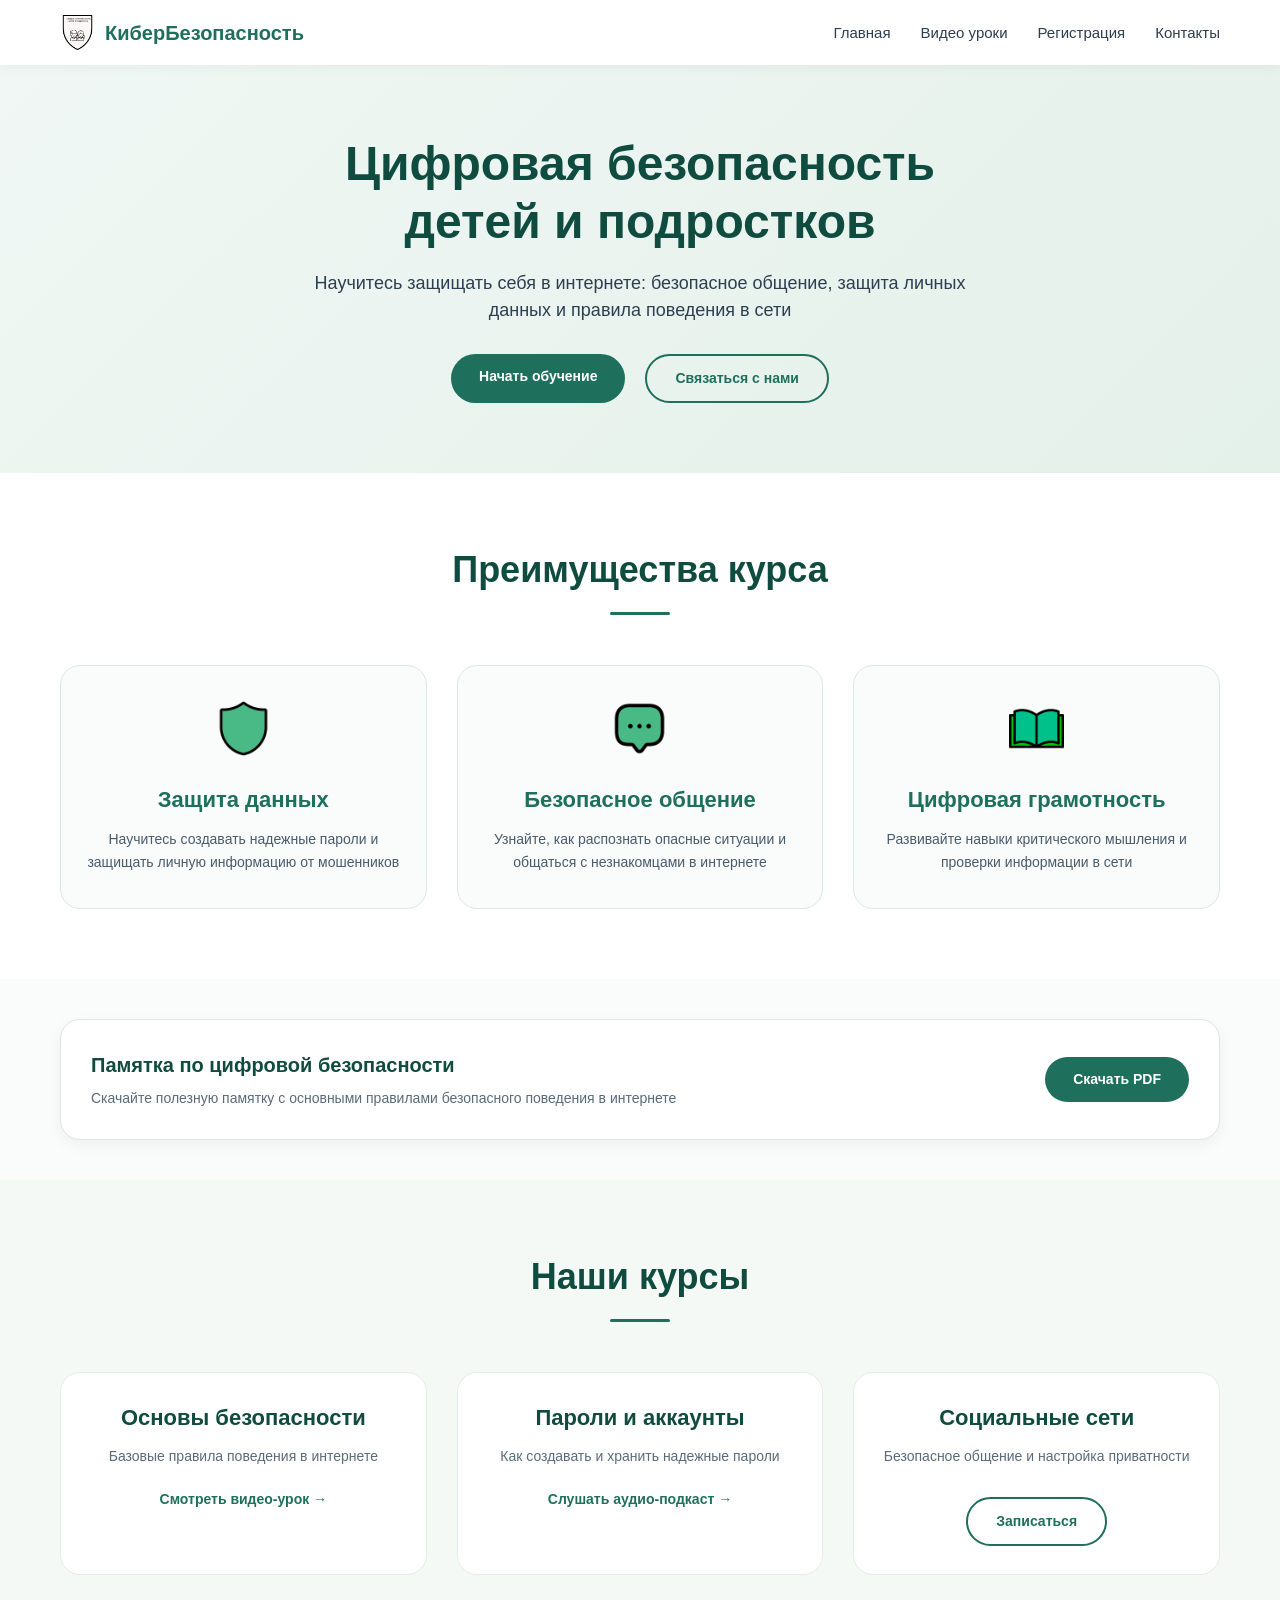
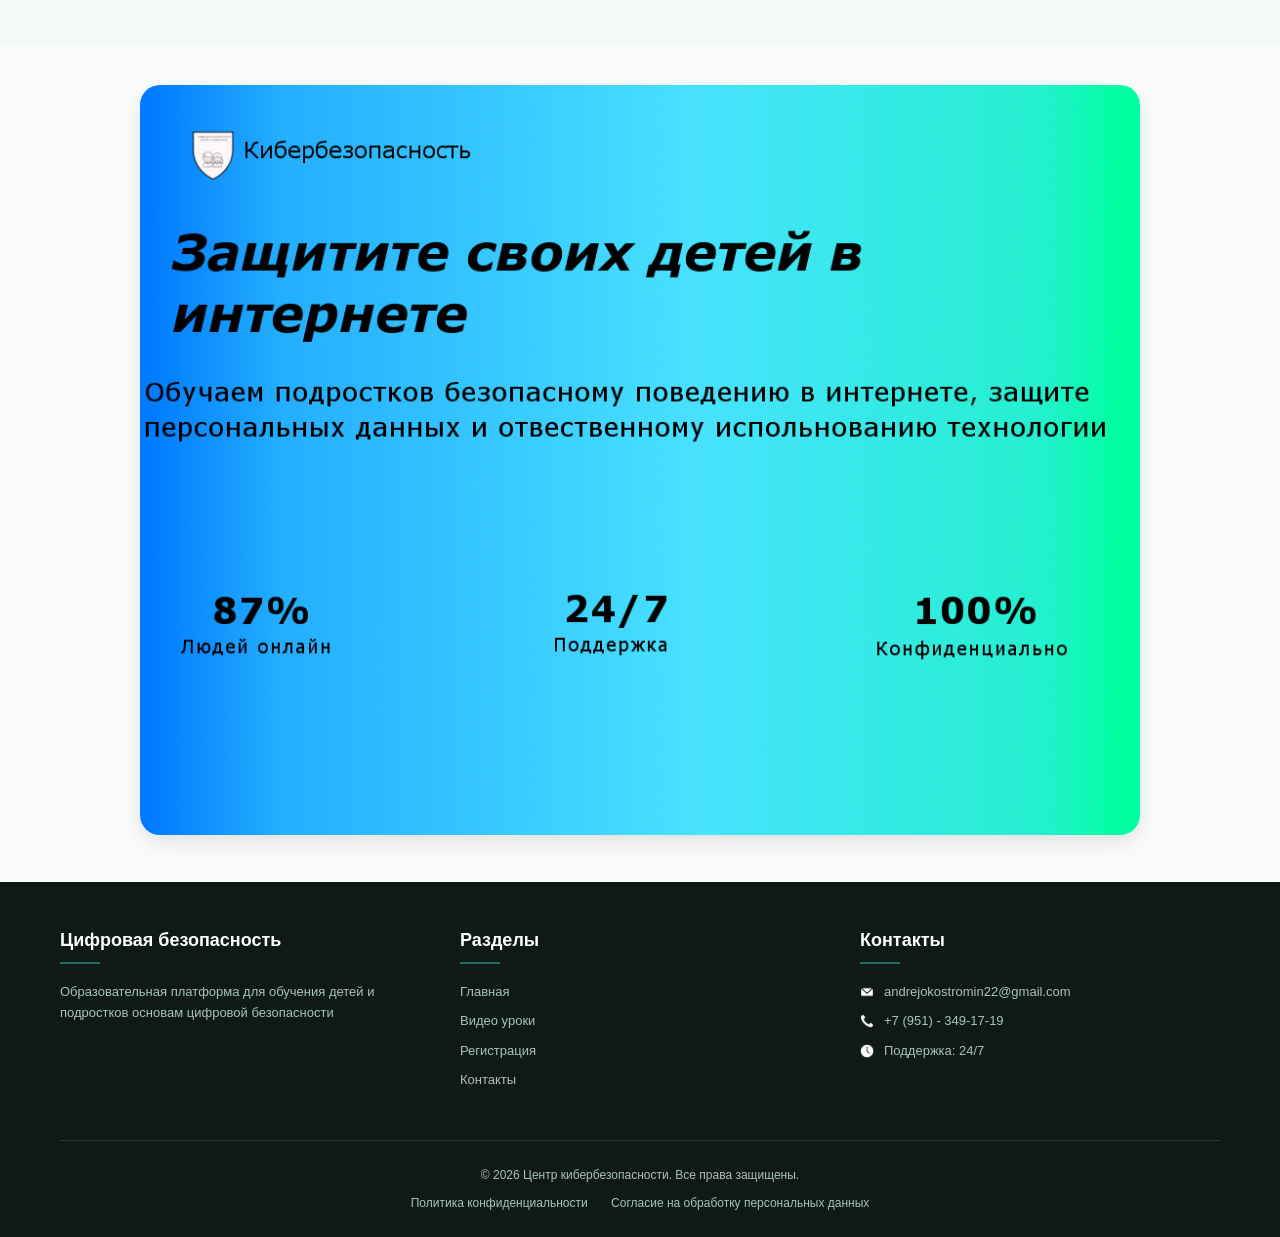
<file: День6/index.html>
<!DOCTYPE html>
<html lang="ru">
<head>
    <meta charset="UTF-8">
    <meta name="viewport" content="width=device-width, initial-scale=1.0">
    <title>Цифровая безопасность</title>
    <link rel="stylesheet" href="style.css">
</head>
<body>

<header class="header">
    <div class="container">
        <div class="navbar">
            <a href="index.html" class="logo">
                <img src="logo.png" alt="Логотип">
                <span>КиберБезопасность</span>
            </a>
            <button class="burger" id="burgerBtn">☰</button>
            <ul class="nav-links" id="navMenu">
                <li><a href="index.html">Главная</a></li>
                <li><a href="video.html">Видео уроки</a></li>
                <li><a href="register.html">Регистрация</a></li>
                <li><a href="contacts.html">Контакты</a></li>
            </ul>
        </div>
    </div>
</header>

<main>
    <section class="hero">
        <div class="container">
            <div class="hero-content">
                <h1>Цифровая безопасность<br>детей и подростков</h1>
                <p>Научитесь защищать себя в интернете: безопасное общение, защита личных данных и правила поведения в сети</p>
                <div class="hero-buttons">
                    <a href="video.html" class="btn btn-primary">Начать обучение</a>
                    <a href="register.html" class="btn btn-secondary">Связаться с нами</a>
                </div>
            </div>
        </div>
    </section>

    <section class="features">
        <div class="container">
            <h2 class="section-title">Преимущества курса</h2>
            <div class="features-grid">
                <div class="feature-card">
                    <img src="1.png" alt="Защита данных">
                    <h3>Защита данных</h3>
                    <p>Научитесь создавать надежные пароли и защищать личную информацию от мошенников</p>
                </div>
                <div class="feature-card">
                    <img src="2.png" alt="Безопасное общение">
                    <h3>Безопасное общение</h3>
                    <p>Узнайте, как распознать опасные ситуации и общаться с незнакомцами в интернете</p>
                </div>
                <div class="feature-card">
                    <img src="3.png" alt="Цифровая грамотность">
                    <h3>Цифровая грамотность</h3>
                    <p>Развивайте навыки критического мышления и проверки информации в сети</p>
                </div>
            </div>
        </div>
    </section>

    <section class="download-section">
        <div class="container">
            <div class="download-card">
                <div class="download-content">
                    <h3>Памятка по цифровой безопасности</h3>
                    <p>Скачайте полезную памятку с основными правилами безопасного поведения в интернете</p>
                </div>
                <a href="памятка.pdf" download class="btn btn-download">
                    Скачать PDF
                </a>
            </div>
        </div>
    </section>

    <section class="courses">
        <div class="container">
            <h2 class="section-title">Наши курсы</h2>
            <div class="courses-grid">
                <div class="course-card">
                    <h3>Основы безопасности</h3>
                    <p>Базовые правила поведения в интернете</p>
                    <a href="video.html" class="video-link">
                        Смотреть видео-урок →
                    </a>
                </div>
                <div class="course-card">
                    <h3>Пароли и аккаунты</h3>
                    <p>Как создавать и хранить надежные пароли</p>
                    <a href="video.html" class="video-link">
                        Слушать аудио-подкаст →
                    </a>
                </div>
                <div class="course-card">
                    <h3>Социальные сети</h3>
                    <p>Безопасное общение и настройка приватности</p>
                    <a href="register.html" class="btn btn-secondary" style="margin-top: 10px; display: inline-block;">Записаться</a>
                </div>
            </div>
        </div>
    </section>

    <section class="banner-section">
        <div class="container">
            <div class="banner-wrapper">
                <img src="баннер.png" alt="Баннер" class="banner-img">
            </div>
        </div>
    </section>
</main>

<footer class="footer">
    <div class="container">
        <div class="footer-grid">
            <div class="footer-col">
                <h3>Цифровая безопасность</h3>
                <p>Образовательная платформа для обучения детей и подростков основам цифровой безопасности</p>
            </div>
            <div class="footer-col">
                <h3>Разделы</h3>
                <ul>
                    <li><a href="index.html">Главная</a></li>
                    <li><a href="video.html">Видео уроки</a></li>
                    <li><a href="register.html">Регистрация</a></li>
                    <li><a href="contacts.html">Контакты</a></li>
                </ul>
            </div>
            <div class="footer-col">
                <h3>Контакты</h3>
                <ul class="footer-contacts">
                    <li><img src="6.png" alt="Email" class="contact-icon"> andrejokostromin22@gmail.com</li>
                    <li><img src="5.png" alt="Телефон" class="contact-icon"> +7 (951) - 349-17-19</li>
                    <li><img src="4.png" alt="Поддержка" class="contact-icon"> Поддержка: 24/7</li>
                </ul>
            </div>
        </div>
        <div class="footer-bottom">
            <p>© 2026 Центр кибербезопасности. Все права защищены.</p>
            <div class="footer-links">
                <a href="#">Политика конфиденциальности</a>
                <a href="#">Согласие на обработку персональных данных</a>
            </div>
        </div>
    </div>
</footer>

<script>
    const burger = document.getElementById('burgerBtn');
    const navMenu = document.getElementById('navMenu');
    if (burger) {
        burger.addEventListener('click', () => {
            navMenu.classList.toggle('active');
        });
    }
</script>
</body>
</html>
</file>
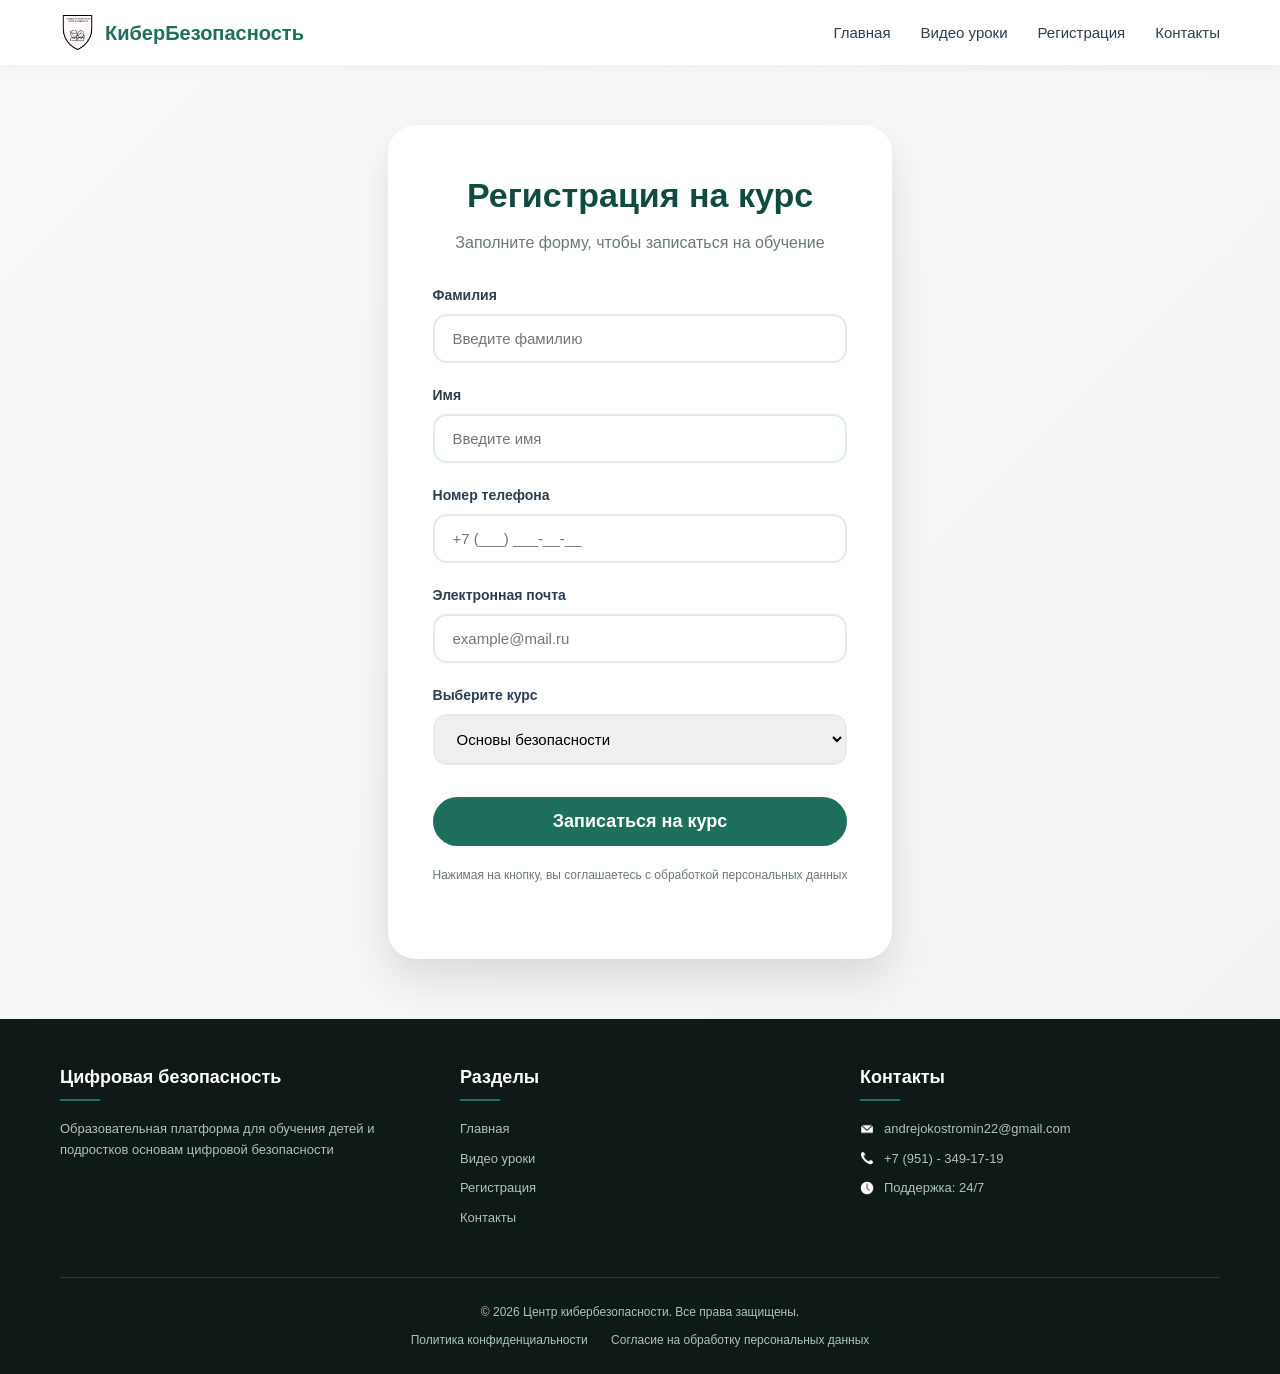
<file: День6/register.html>
<!DOCTYPE html>
<html lang="ru">
<head>
    <meta charset="UTF-8">
    <meta name="viewport" content="width=device-width, initial-scale=1.0">
    <title>Регистрация - Цифровая безопасность</title>
    <link rel="stylesheet" href="style.css">
</head>
<body>

<header class="header">
    <div class="container">
        <div class="navbar">
            <a href="index.html" class="logo">
                <img src="logo.png" alt="Логотип">
                <span>КиберБезопасность</span>
            </a>
            <button class="burger" id="burgerBtn">☰</button>
            <ul class="nav-links" id="navMenu">
                <li><a href="index.html">Главная</a></li>
                <li><a href="video.html">Видео уроки</a></li>
                <li><a href="register.html">Регистрация</a></li>
                <li><a href="contacts.html">Контакты</a></li>
            </ul>
        </div>
    </div>
</header>

<main>
    <section class="register-section">
        <div class="container">
            <div class="register-container">
                <h2>Регистрация на курс</h2>
                <p>Заполните форму, чтобы записаться на обучение</p>
                
                <form id="registrationForm" onsubmit="handleRegister(event)">
                    <div class="form-group">
                        <label for="surname">Фамилия</label>
                        <input type="text" id="surname" required placeholder="Введите фамилию">
                    </div>
                    <div class="form-group">
                        <label for="name">Имя</label>
                        <input type="text" id="name" required placeholder="Введите имя">
                    </div>
                    <div class="form-group">
                        <label for="phone">Номер телефона</label>
                        <input type="tel" id="phone" required placeholder="+7 (___) ___-__-__">
                    </div>
                    <div class="form-group">
                        <label for="email">Электронная почта</label>
                        <input type="email" id="email" required placeholder="example@mail.ru">
                    </div>
                    <div class="form-group">
                        <label for="course">Выберите курс</label>
                        <select id="course">
                            <option value="Основы безопасности">Основы безопасности</option>
                            <option value="Пароли и аккаунты">Пароли и аккаунты</option>
                            <option value="Социальные сети">Социальные сети</option>
                        </select>
                    </div>
                    <button type="submit" class="btn btn-primary register-btn">Записаться на курс</button>
                </form>
                <p class="form-agree">Нажимая на кнопку, вы соглашаетесь с обработкой персональных данных</p>
            </div>
        </div>
    </section>
</main>

<footer class="footer">
    <div class="container">
        <div class="footer-grid">
            <div class="footer-col">
                <h3>Цифровая безопасность</h3>
                <p>Образовательная платформа для обучения детей и подростков основам цифровой безопасности</p>
            </div>
            <div class="footer-col">
                <h3>Разделы</h3>
                <ul>
                    <li><a href="index.html">Главная</a></li>
                    <li><a href="video.html">Видео уроки</a></li>
                    <li><a href="register.html">Регистрация</a></li>
                    <li><a href="contacts.html">Контакты</a></li>
                </ul>
            </div>
            <div class="footer-col">
                <h3>Контакты</h3>
                <ul class="footer-contacts">
                    <li><img src="6.png" alt="Email" class="contact-icon"> andrejokostromin22@gmail.com</li>
                    <li><img src="5.png" alt="Телефон" class="contact-icon"> +7 (951) - 349-17-19</li>
                    <li><img src="4.png" alt="Поддержка" class="contact-icon"> Поддержка: 24/7</li>
                </ul>
            </div>
        </div>
        <div class="footer-bottom">
            <p>© 2026 Центр кибербезопасности. Все права защищены.</p>
            <div class="footer-links">
                <a href="#">Политика конфиденциальности</a>
                <a href="#">Согласие на обработку персональных данных</a>
            </div>
        </div>
    </div>
</footer>

<script>
    const burger = document.getElementById('burgerBtn');
    const navMenu = document.getElementById('navMenu');
    if (burger) {
        burger.addEventListener('click', () => {
            navMenu.classList.toggle('active');
        });
    }

    function handleRegister(event) {
        event.preventDefault();
        
        const surname = document.getElementById('surname').value;
        const name = document.getElementById('name').value;
        const phone = document.getElementById('phone').value;
        const email = document.getElementById('email').value;
        const course = document.getElementById('course').value;
        
        if (!surname || !name || !phone || !email) {
            alert("Пожалуйста, заполните все поля!");
            return false;
        }
        
        const emailPattern = /^[^\s@]+@[^\s@]+\.[^\s@]+$/;
        if (!emailPattern.test(email)) {
            alert("Пожалуйста, введите корректный email");
            return false;
        }
        
        alert('Спасибо за регистрацию, ' + name + ' ' + surname + '!\n\nКурс: ' + course + '\nПодтверждение отправлено на ' + email + '\nМенеджер свяжется с вами по телефону ' + phone);
        
        document.getElementById('registrationForm').reset();
        return true;
    }
</script>
</body>
</html>
</file>
<file: День6/style.css>
* {
    margin: 0;
    padding: 0;
    box-sizing: border-box;
}

body {
    font-family: 'Segoe UI', Tahoma, Geneva, Verdana, sans-serif;
    background: #fff;
    color: #1A1A2E;
    line-height: 1.5;
}

.container {
    max-width: 1200px;
    margin: 0 auto;
    padding: 0 20px;
}

/* Кнопки */
.btn {
    display: inline-block;
    padding: 12px 28px;
    border-radius: 50px;
    font-weight: 600;
    text-decoration: none;
    font-size: 14px;
    cursor: pointer;
    border: none;
    transition: all 0.3s ease;
}

.btn-primary {
    background: #1E6F5C;
    color: white;
}

.btn-primary:hover {
    background: #0F4C3F;
    transform: translateY(-2px);
    box-shadow: 0 4px 12px rgba(30,111,92,0.3);
}

.btn-secondary {
    background: transparent;
    color: #1E6F5C;
    border: 2px solid #1E6F5C;
}

.btn-secondary:hover {
    background: #1E6F5C;
    color: white;
    transform: translateY(-2px);
}

/* Шапка */
.header {
    background: white;
    box-shadow: 0 2px 12px rgba(0,0,0,0.05);
    position: sticky;
    top: 0;
    z-index: 100;
}

.navbar {
    display: flex;
    justify-content: space-between;
    align-items: center;
    padding: 15px 0;
    flex-wrap: wrap;
    gap: 16px;
}

.logo {
    display: flex;
    align-items: center;
    gap: 10px;
    font-size: 20px;
    font-weight: 700;
    color: #1E6F5C;
    text-decoration: none;
}

.logo img {
    height: 35px;
    width: auto;
}

.nav-links {
    display: flex;
    gap: 30px;
    list-style: none;
}

.nav-links a {
    text-decoration: none;
    color: #2D3E50;
    font-weight: 500;
    font-size: 15px;
    transition: color 0.3s;
    position: relative;
}

.nav-links a:hover {
    color: #1E6F5C;
}

.nav-links a::after {
    content: '';
    position: absolute;
    bottom: -5px;
    left: 0;
    width: 0;
    height: 2px;
    background: #1E6F5C;
    transition: width 0.3s;
}

.nav-links a:hover::after {
    width: 100%;
}

.burger {
    display: none;
    font-size: 28px;
    background: none;
    border: none;
    cursor: pointer;
}

/* Hero секция */
.hero {
    padding: 70px 0;
    background: linear-gradient(135deg, #F0F7F4 0%, #E4F0EA 100%);
}

.hero-content {
    max-width: 700px;
    margin: 0 auto;
    text-align: center;
}

.hero-content h1 {
    font-size: 48px;
    color: #0F4C3F;
    margin-bottom: 20px;
    line-height: 1.2;
}

.hero-content p {
    font-size: 18px;
    margin-bottom: 30px;
    color: #2D3E50;
}

.hero-buttons {
    display: flex;
    gap: 20px;
    justify-content: center;
    flex-wrap: wrap;
}

/* Преимущества */
.features {
    padding: 70px 0;
    background: white;
}

.section-title {
    text-align: center;
    font-size: 36px;
    margin-bottom: 50px;
    color: #0F4C3F;
    position: relative;
}

.section-title::after {
    content: '';
    display: block;
    width: 60px;
    height: 3px;
    background: #1E6F5C;
    margin: 15px auto 0;
    border-radius: 2px;
}

.features-grid {
    display: grid;
    grid-template-columns: repeat(auto-fit, minmax(280px, 1fr));
    gap: 30px;
}

.feature-card {
    background: #F9FCFA;
    padding: 35px 25px;
    border-radius: 20px;
    border: 1px solid #D9E8E2;
    text-align: center;
    transition: all 0.3s;
}

.feature-card:hover {
    transform: translateY(-8px);
    box-shadow: 0 20px 30px rgba(0,0,0,0.08);
    border-color: #1E6F5C;
}

.feature-card img {
    width: 55px;
    height: 55px;
    margin-bottom: 20px;
}

.feature-card h3 {
    font-size: 22px;
    margin-bottom: 12px;
    color: #1E6F5C;
}

.feature-card p {
    color: #4A5B6E;
    font-size: 14px;
    line-height: 1.6;
}

/* Секция скачивания памятки */
.download-section {
    padding: 40px 0;
    background: #F9FCFA;
}

.download-card {
    background: white;
    border-radius: 20px;
    padding: 30px;
    display: flex;
    align-items: center;
    justify-content: space-between;
    flex-wrap: wrap;
    gap: 20px;
    box-shadow: 0 5px 15px rgba(0,0,0,0.05);
    border: 1px solid #D9E8E2;
}

.download-content {
    flex: 1;
}

.download-content h3 {
    font-size: 20px;
    color: #0F4C3F;
    margin-bottom: 8px;
}

.download-content p {
    color: #5A6B7A;
    font-size: 14px;
}

.btn-download {
    background: #1E6F5C;
    color: white;
    padding: 12px 28px;
    border-radius: 40px;
    text-decoration: none;
    font-weight: 600;
    transition: all 0.3s;
    display: inline-block;
}

.btn-download:hover {
    background: #0F4C3F;
    transform: translateY(-2px);
    box-shadow: 0 4px 12px rgba(30,111,92,0.3);
}

/* Курсы */
.courses {
    background: #F4F9F6;
    padding: 70px 0;
}

.courses-grid {
    display: grid;
    grid-template-columns: repeat(auto-fit, minmax(300px, 1fr));
    gap: 30px;
}

.course-card {
    background: white;
    border-radius: 20px;
    padding: 28px;
    border: 1px solid #E2EDE8;
    transition: all 0.3s;
    text-align: center;
}

.course-card:hover {
    transform: translateY(-6px);
    box-shadow: 0 20px 30px rgba(0,0,0,0.1);
}

.course-card h3 {
    font-size: 22px;
    margin-bottom: 12px;
    color: #0F4C3F;
}

.course-card p {
    color: #5A6B7A;
    margin-bottom: 20px;
    font-size: 14px;
}

.video-link {
    display: inline-flex;
    align-items: center;
    gap: 8px;
    color: #1E6F5C;
    text-decoration: none;
    font-weight: 600;
    font-size: 14px;
    transition: gap 0.3s;
}

.video-link:hover {
    gap: 12px;
    color: #0F4C3F;
}

/* Баннер в конце страницы */
.banner-section {
    padding: 40px 0;
    background: #F9FCFA;
}

.banner-wrapper {
    max-width: 1000px;
    margin: 0 auto;
    text-align: center;
}

.banner-img {
    width: 100%;
    max-width: 100%;
    height: auto;
    border-radius: 20px;
    box-shadow: 0 8px 20px rgba(0,0,0,0.1);
}

/* ========== СТРАНИЦА ВИДЕО ========== */
.video-page {
    padding: 50px 0;
    min-height: calc(100vh - 300px);
    background: linear-gradient(135deg, #F8F9FA 0%, #F0F2F4 100%);
}

.video-container-page {
    max-width: 1000px;
    margin: 0 auto;
}

.video-container-page h1 {
    font-size: 38px;
    color: #0F4C3F;
    margin-bottom: 15px;
    text-align: center;
}

.video-description {
    text-align: center;
    color: #5A6B7A;
    margin-bottom: 30px;
    font-size: 16px;
}

/* Видео плеер */
.video-player-wrapper {
    margin-bottom: 35px;
    border-radius: 24px;
    overflow: hidden;
    box-shadow: 0 20px 35px rgba(0,0,0,0.15);
    background: #000;
}

.video-player-wrapper video {
    width: 100%;
    display: block;
}

/* Аудио плеер (подкаст) */
.podcast-section {
    margin-bottom: 35px;
}

.podcast-card {
    background: #F9FCFA;
    border-radius: 20px;
    padding: 20px 25px;
    display: flex;
    align-items: center;
    justify-content: space-between;
    flex-wrap: wrap;
    gap: 15px;
    border: 1px solid #D9E8E2;
    box-shadow: 0 5px 15px rgba(0,0,0,0.05);
}

.podcast-icon {
    font-size: 32px;
    background: #1E6F5C;
    width: 50px;
    height: 50px;
    border-radius: 50%;
    display: flex;
    align-items: center;
    justify-content: center;
    color: white;
}

.podcast-content {
    flex: 1;
}

.podcast-content h3 {
    font-size: 18px;
    color: #0F4C3F;
    margin-bottom: 5px;
}

.podcast-content p {
    color: #5A6B7A;
    font-size: 13px;
}

.podcast-player audio {
    width: 280px;
    max-width: 100%;
    height: 40px;
    border-radius: 30px;
}

/* Информация после видео */
.video-info {
    background: white;
    padding: 35px;
    border-radius: 24px;
    border: 1px solid #D9E8E2;
    box-shadow: 0 8px 20px rgba(0,0,0,0.05);
}

.video-info h3 {
    font-size: 24px;
    color: #0F4C3F;
    margin-bottom: 20px;
}

.video-info ul {
    list-style: none;
    margin-bottom: 30px;
    display: grid;
    grid-template-columns: repeat(auto-fit, minmax(250px, 1fr));
    gap: 12px;
}

.video-info li {
    margin-bottom: 10px;
    font-size: 15px;
    color: #2D3E50;
    display: flex;
    align-items: center;
    gap: 10px;
}

.video-info li::before {
    content: "●";
    color: #1E6F5C;
    font-size: 12px;
}

/* ========== СТРАНИЦА РЕГИСТРАЦИИ ========== */
.register-section {
    padding: 60px 0;
    background: linear-gradient(135deg, #F8F9FA 0%, #F0F2F4 100%);
    min-height: calc(100vh - 250px);
    display: flex;
    align-items: center;
}

.register-container {
    max-width: 550px;
    margin: 0 auto;
    background: white;
    padding: 45px;
    border-radius: 28px;
    box-shadow: 0 20px 40px rgba(0,0,0,0.1);
}

.register-container h2 {
    text-align: center;
    font-size: 34px;
    margin-bottom: 10px;
    color: #0F4C3F;
}

.register-container > p {
    text-align: center;
    color: #6B7A6F;
    margin-bottom: 30px;
}

.form-group {
    margin-bottom: 22px;
}

.form-group label {
    display: block;
    font-weight: 600;
    margin-bottom: 8px;
    font-size: 14px;
    color: #2D3E50;
}

.form-group input,
.form-group select {
    width: 100%;
    padding: 14px 18px;
    border: 2px solid #E2EDE8;
    border-radius: 14px;
    font-size: 15px;
    font-family: inherit;
    transition: all 0.3s;
}

.form-group input:focus,
.form-group select:focus {
    outline: none;
    border-color: #1E6F5C;
    box-shadow: 0 0 0 3px rgba(30,111,92,0.1);
}

.register-btn {
    width: 100%;
    padding: 14px;
    font-size: 18px;
    margin-top: 10px;
}

.form-agree {
    text-align: center;
    margin-top: 20px;
    font-size: 12px;
    color: #6B7A6F;
}

/* ========== СТРАНИЦА КОНТАКТОВ ========== */
.contacts-page {
    padding: 60px 0;
    background: linear-gradient(135deg, #F8F9FA 0%, #F0F2F4 100%);
    min-height: calc(100vh - 300px);
}

.contacts-container {
    display: grid;
    grid-template-columns: 1fr 1fr;
    gap: 50px;
    max-width: 1100px;
    margin: 0 auto;
}

.contacts-info h1 {
    font-size: 38px;
    color: #0F4C3F;
    margin-bottom: 20px;
}

.contacts-info > p {
    color: #5A6B7A;
    font-size: 16px;
    margin-bottom: 35px;
    line-height: 1.6;
}

.contacts-details {
    background: white;
    border-radius: 24px;
    padding: 30px;
    box-shadow: 0 10px 25px rgba(0,0,0,0.05);
}

.contact-item {
    display: flex;
    align-items: center;
    gap: 15px;
    padding: 15px 0;
    border-bottom: 1px solid #E2EDE8;
}

.contact-item:last-child {
    border-bottom: none;
}

.contact-icon-big {
    font-size: 28px;
    width: 50px;
    height: 50px;
    background: #F0F7F4;
    border-radius: 50%;
    display: flex;
    align-items: center;
    justify-content: center;
}

.contact-item h4 {
    font-size: 16px;
    color: #1E6F5C;
    margin-bottom: 5px;
}

.contact-item p {
    color: #2D3E50;
    font-size: 14px;
}

.contacts-form {
    background: white;
    border-radius: 28px;
    padding: 35px;
    box-shadow: 0 15px 35px rgba(0,0,0,0.1);
}

.contacts-form h2 {
    font-size: 28px;
    color: #0F4C3F;
    margin-bottom: 25px;
    text-align: center;
}

.contacts-form .form-group {
    margin-bottom: 20px;
}

.contacts-form label {
    display: block;
    font-weight: 600;
    margin-bottom: 8px;
    font-size: 14px;
    color: #2D3E50;
}

.contacts-form input,
.contacts-form select,
.contacts-form textarea {
    width: 100%;
    padding: 14px 18px;
    border: 2px solid #E2EDE8;
    border-radius: 14px;
    font-size: 15px;
    font-family: inherit;
    transition: all 0.3s;
}

.contacts-form input:focus,
.contacts-form select:focus,
.contacts-form textarea:focus {
    outline: none;
    border-color: #1E6F5C;
    box-shadow: 0 0 0 3px rgba(30,111,92,0.1);
}

.checkbox-group {
    margin: 20px 0;
}

.checkbox-label {
    display: flex;
    align-items: center;
    gap: 10px;
    cursor: pointer;
}

.checkbox-label input {
    width: 18px;
    height: 18px;
    cursor: pointer;
}

.checkbox-label span {
    font-size: 13px;
    color: #5A6B7A;
}

.submit-btn {
    width: 100%;
    padding: 14px;
    font-size: 16px;
}

.form-message {
    margin-top: 20px;
    padding: 12px;
    border-radius: 12px;
    text-align: center;
    display: none;
}

.form-message.success {
    display: block;
    background: #D4EDDA;
    color: #155724;
    border: 1px solid #C3E6CB;
}

.form-message.error {
    display: block;
    background: #F8D7DA;
    color: #721C24;
    border: 1px solid #F5C6CB;
}

/* Подвал */
.footer {
    background: #0F1A18;
    color: #A8C3B8;
    padding: 45px 0 25px;
}

.footer-grid {
    display: grid;
    grid-template-columns: repeat(auto-fit, minmax(240px, 1fr));
    gap: 40px;
    margin-bottom: 40px;
}

.footer-col h3 {
    font-size: 18px;
    color: white;
    margin-bottom: 18px;
    position: relative;
}

.footer-col h3::after {
    content: '';
    display: block;
    width: 40px;
    height: 2px;
    background: #1E6F5C;
    margin-top: 8px;
}

.footer-col p {
    color: #A8C3B8;
    line-height: 1.6;
    font-size: 13px;
}

.footer-col ul {
    list-style: none;
}

.footer-col li {
    margin-bottom: 10px;
    font-size: 13px;
}

.footer-col a {
    color: #A8C3B8;
    text-decoration: none;
    transition: color 0.3s;
}

.footer-col a:hover {
    color: #1E6F5C;
}

.footer-contacts li {
    display: flex;
    align-items: center;
    gap: 10px;
}

.contact-icon {
    width: 14px;
    height: 14px;
    object-fit: contain;
    vertical-align: middle;
}

.footer-bottom {
    text-align: center;
    padding-top: 25px;
    border-top: 1px solid #2A3A36;
    font-size: 12px;
}

.footer-links {
    margin-top: 10px;
}

.footer-links a {
    color: #A8C3B8;
    text-decoration: none;
    margin: 0 10px;
    transition: color 0.3s;
}

.footer-links a:hover {
    color: #1E6F5C;
}

/* Адаптив */
@media (max-width: 768px) {
    .burger {
        display: block;
    }
    
    .nav-links {
        display: none;
        width: 100%;
        flex-direction: column;
        background: white;
        padding: 20px;
        border-radius: 16px;
        gap: 12px;
        box-shadow: 0 10px 20px rgba(0,0,0,0.1);
    }
    
    .nav-links.active {
        display: flex;
    }
    
    .nav-links a::after {
        display: none;
    }
    
    .hero-content h1 {
        font-size: 32px;
    }
    
    .hero-content p {
        font-size: 16px;
    }
    
    .section-title {
        font-size: 28px;
    }
    
    .video-container-page h1 {
        font-size: 28px;
    }
    
    .register-container {
        padding: 30px 25px;
    }
    
    .register-container h2 {
        font-size: 28px;
    }
    
    .contacts-container {
        grid-template-columns: 1fr;
        gap: 30px;
    }
    
    .contacts-info h1 {
        font-size: 28px;
        text-align: center;
    }
    
    .contacts-info > p {
        text-align: center;
    }
    
    .contacts-form {
        padding: 25px;
    }
    
    .contacts-form h2 {
        font-size: 24px;
    }
    
    .footer-grid {
        gap: 30px;
        text-align: center;
    }
    
    .footer-col h3::after {
        margin: 8px auto 0;
    }
    
    .footer-contacts li {
        justify-content: center;
    }
    
    .video-info ul {
        grid-template-columns: 1fr;
    }
    
    .download-card {
        text-align: center;
        justify-content: center;
        padding: 25px;
    }
    
    .download-content h3 {
        font-size: 18px;
    }
    
    .banner-wrapper {
        max-width: 100%;
    }
    
    .podcast-card {
        text-align: center;
        justify-content: center;
        padding: 20px;
    }
    
    .podcast-player audio {
        width: 100%;
    }
}

@media (max-width: 480px) {
    .container {
        padding: 0 15px;
    }
    
    .btn {
        padding: 10px 20px;
        font-size: 13px;
    }
    
    .feature-card img {
        width: 45px;
        height: 45px;
    }
    
    .btn-download {
        padding: 10px 20px;
        font-size: 13px;
    }
    
    .contact-icon {
        width: 12px;
        height: 12px;
    }
    
    .banner-img {
        border-radius: 12px;
    }
    
    .register-container {
        padding: 25px;
    }
    
    .register-container h2 {
        font-size: 24px;
    }
}
</file>
